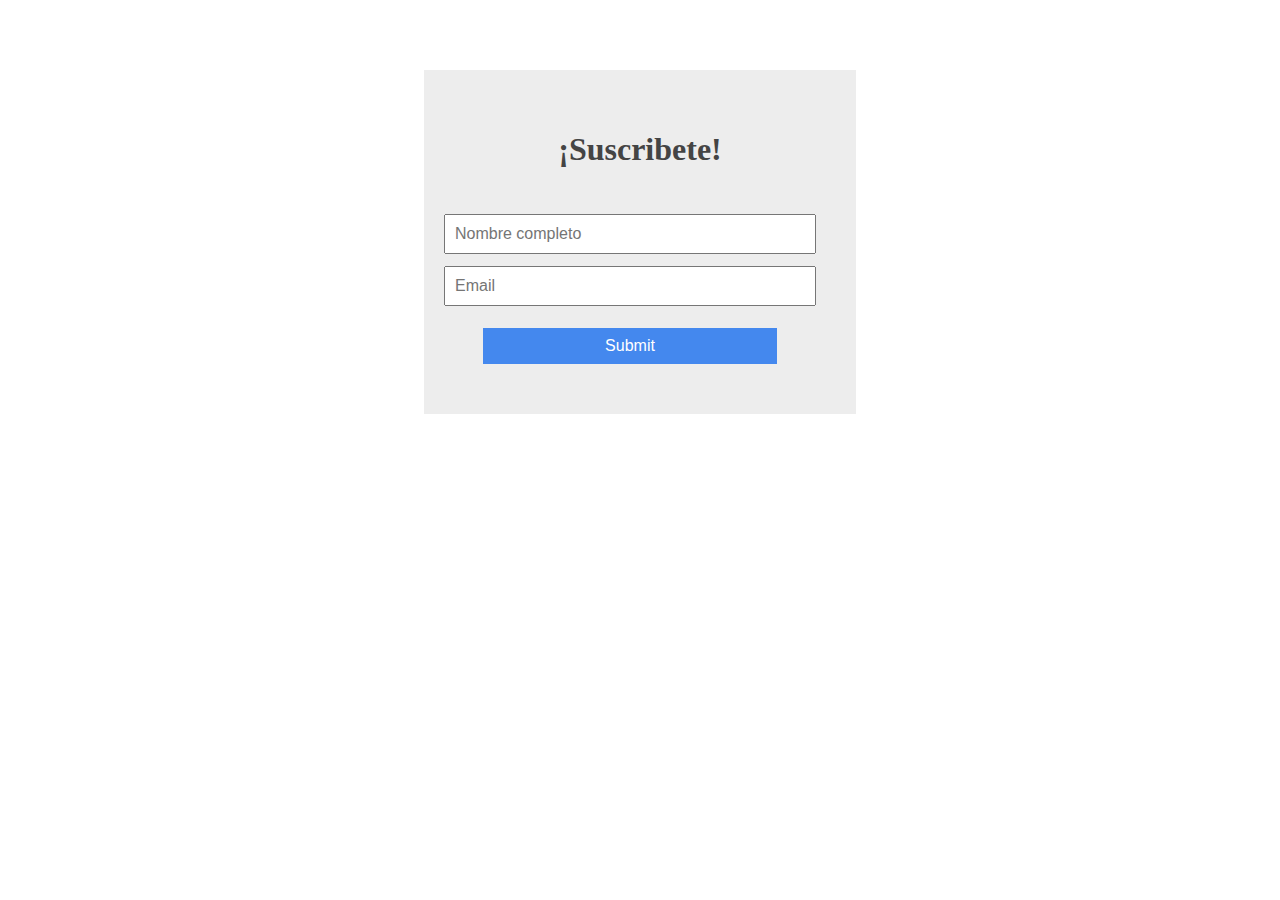
<file: index1.html>
<title>Registrar usuario</title>
	<meta charset="utf-8">
	<link rel="stylesheet" type="text/css" href="estilo.css">
</head>
<body>
    <form method="post">
    	<h1>¡Suscribete!</h1>
    	<input type="text" name="name" placeholder="Nombre completo">
    	<input type="email" name="email" placeholder="Email">
    	<input type="submit" name="register">
    </form>
        <?php 
        include("registrar.php");
        ?>
</body>
</file>
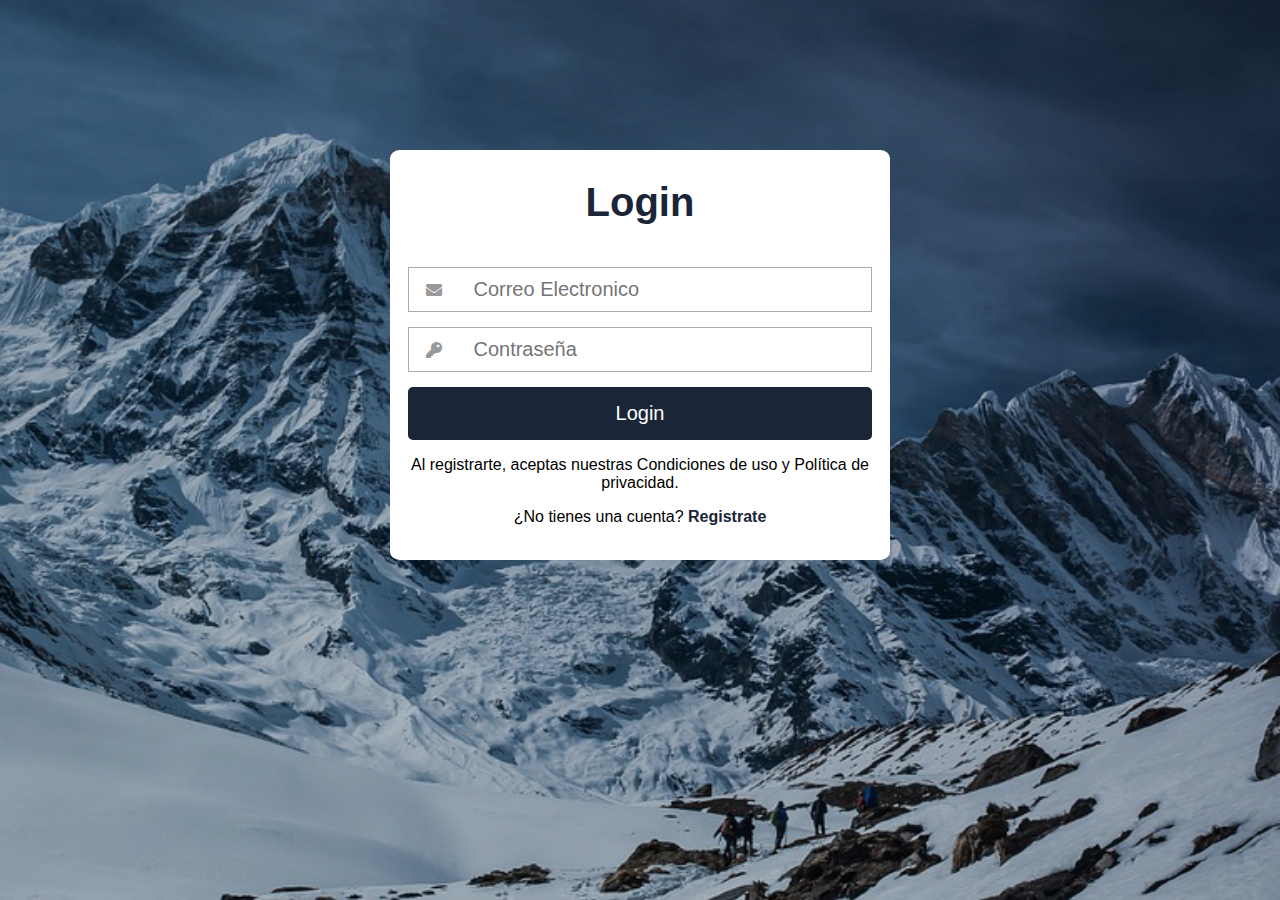
<file: loginvista.html>
<!DOCTYPE html>
<html lang="es">
<head>
	<meta charset="UTF-8">
	<title></title> 
	<meta name="viewport" content="width=device-width, user-scalable=yes, initial-scale=1.0, maximum-scale=3.0, minimum-scale=1.0">
 <link rel="stylesheet" href="https://use.fontawesome.com/releases/v5.6.3/css/all.css" >
	<link rel="stylesheet" href="estilos.css">
	

</head>  
<body>
    <form class="formulario">
    
    <h1>Login</h1>
     <div class="contenedor">
     
     
         
         <div class="input-contenedor">
         <i class="fas fa-envelope icon"></i>
         <input type="text" placeholder="Correo Electronico">
         
         </div>
         
         <div class="input-contenedor">
        <i class="fas fa-key icon"></i>
         <input type="password" placeholder="Contraseña">
         
         </div>
         <input type="submit" value="Login" class="button">
         <p>Al registrarte, aceptas nuestras Condiciones de uso y Política de privacidad.</p>
         <p>¿No tienes una cuenta? <a class="link" href="registrarvista.html">Registrate </a></p>
     </div>
    </form>
</body>
</html>
</file>
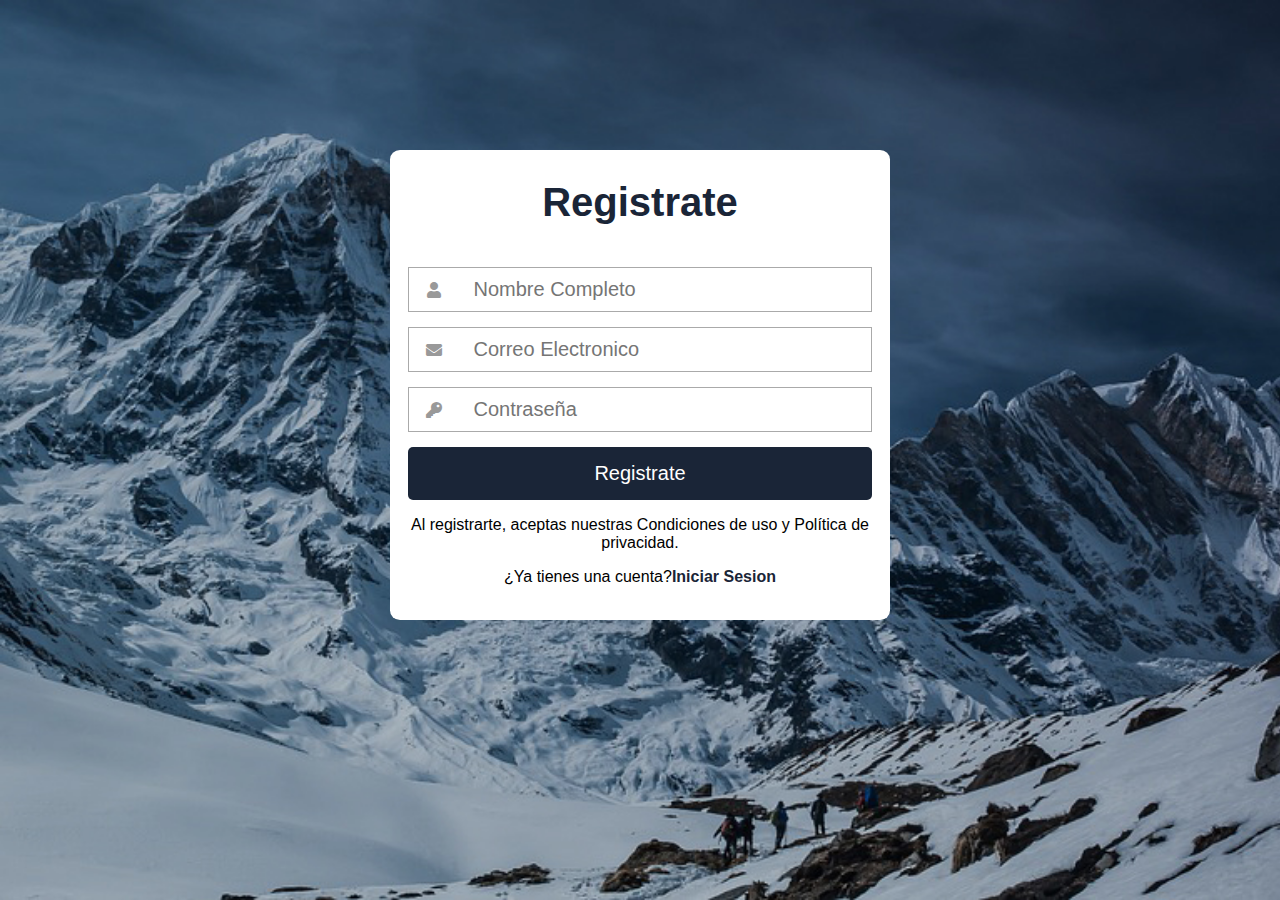
<file: registrarvista.html>
<!DOCTYPE html>
<html lang="es">
<head>
	<meta charset="UTF-8">
	<title></title> 
	<meta name="viewport" content="width=device-width, user-scalable=yes, initial-scale=1.0, maximum-scale=3.0, minimum-scale=1.0">
 <link rel="stylesheet" href="https://use.fontawesome.com/releases/v5.6.3/css/all.css" >
	<link rel="stylesheet" href="estilos.css">
	

</head>  
<body>
 <form class="formulario">
    
    <h1>Registrate</h1>
     <div class="contenedor">
     
     <div class="input-contenedor">
         <i class="fas fa-user icon"></i>
         <input type="text" placeholder="Nombre Completo">
         
         </div>
         
         <div class="input-contenedor">
         <i class="fas fa-envelope icon"></i>
         <input type="text" placeholder="Correo Electronico">
         
         </div>
         
         <div class="input-contenedor">
        <i class="fas fa-key icon"></i>
         <input type="password" placeholder="Contraseña">
         
         </div>
         <input type="submit" value="Registrate" class="button">
         <p>Al registrarte, aceptas nuestras Condiciones de uso y Política de privacidad.</p>
         <p>¿Ya tienes una cuenta?<a class="link" href="loginvista.html">Iniciar Sesion</a></p>
     </div>
    </form>
</body>
</html>
</file>
<file: estilo.css>
{
	padding: 0;
	margin: 0;
	font-family: century;
	text-align: center;
}

form {
	padding: 50px 20px;
	background-color: #ededed;
	margin: calc(25% + 100px);
	margin-top: 70px;
	padding-top: 28px;
	margin-bottom: 30px
}

h1 {
	text-align: center;
	padding: 12px;
	color: #444
}

input {
	width: calc(100% - 20px);
	padding: 9px;
	margin: auto;
	margin-top: 12px;
	font-size: 16px
}

input[type='submit']{
	background-color: #48e;
	color: #fff;
	width: calc(80% - 20px);
	margin: 0 10%;
	margin-top: 22px;
	border: none;
}


.ok {
	text-align: center;
	width: 100%;
	padding: 12px;
	background-color: #1e6;
	color: #fff
}
.bad {
	text-align: center;
	width: 100%;
	padding: 12px;
	background-color: #a22;
	color: #fff
}
</file>
<file: estilos.css>
body {
    font-family: Arial, Helvetica, sans-serif;
    margin: 0;
   background: url(imagen.jpg);
    background-size: cover;
    background-attachment: fixed;
}
* {
    box-sizing: border-box;
}
.contenedor{
    width: 100%;
    padding: 15px;
}
.formulario{
    background: #fff;
    margin-top: 150px;
    padding: 3px;
}
h1{
    text-align: center;
    color: #1a2537;
    font-size: 40px;
}
input[type="text"],
input[type="password"]{
    font-size: 20px;
    width: 82%;
    padding: 10px;
    border: none;
}
.input-contenedor{
    margin-bottom: 15px;
    border: 1px solid #aaa;
}
.icon{
    min-width: 50px;
    text-align: center;
    color: #999;
}
.button{
    border: none;
    width: 100%;
    color: white;
    font-size: 20px;
    background:  #1a2537;
    padding: 15px 20px;
    border-radius: 5px;
    cursor: pointer;
}
.button:hover{
    background: cadetblue;
}
p{
    text-align: center;
}
.link{
    text-decoration: none;
      color: #1a2537;
    font-weight: 600;
}
.link:hover{
     color: cadetblue;
}
@media(min-width:768px)
{
    .formulario{
        margin: auto;
        width: 500px;
        margin-top: 150px;
        border-radius: 2%;
    }
}
</file>
